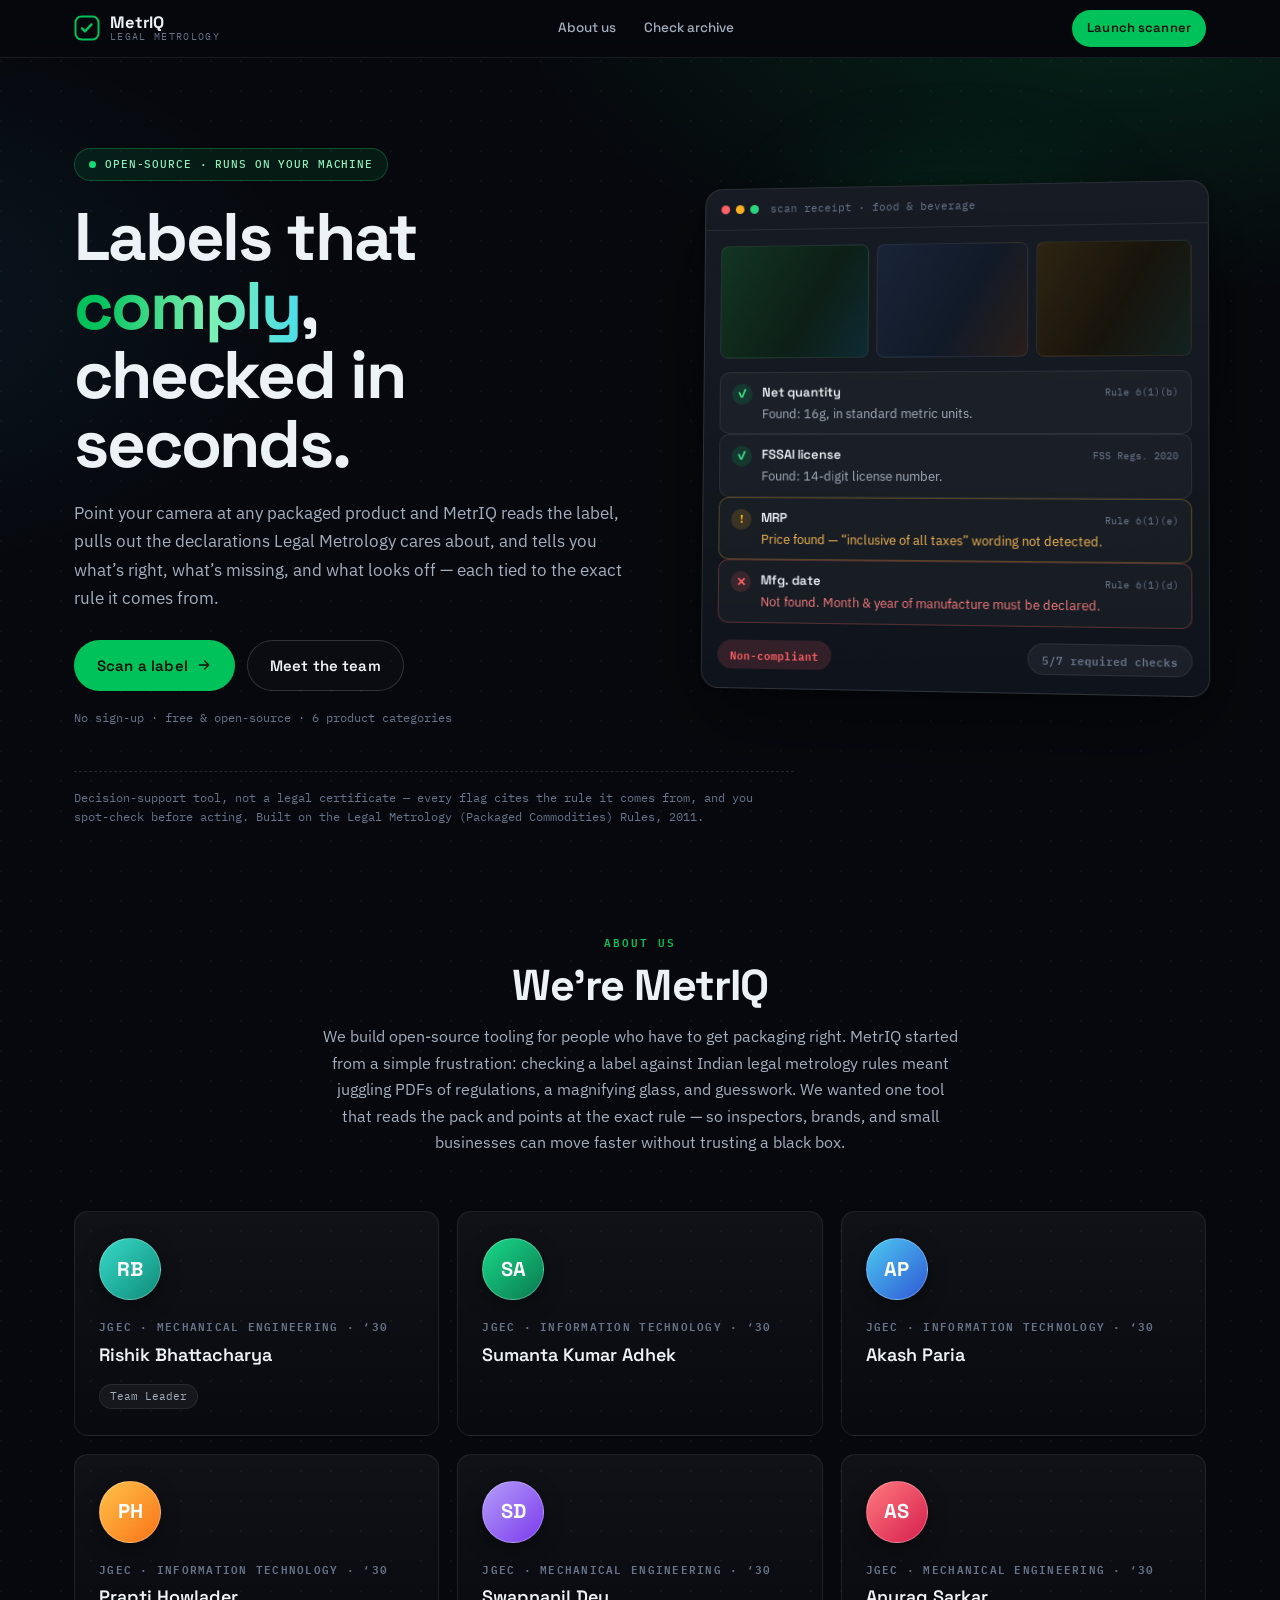
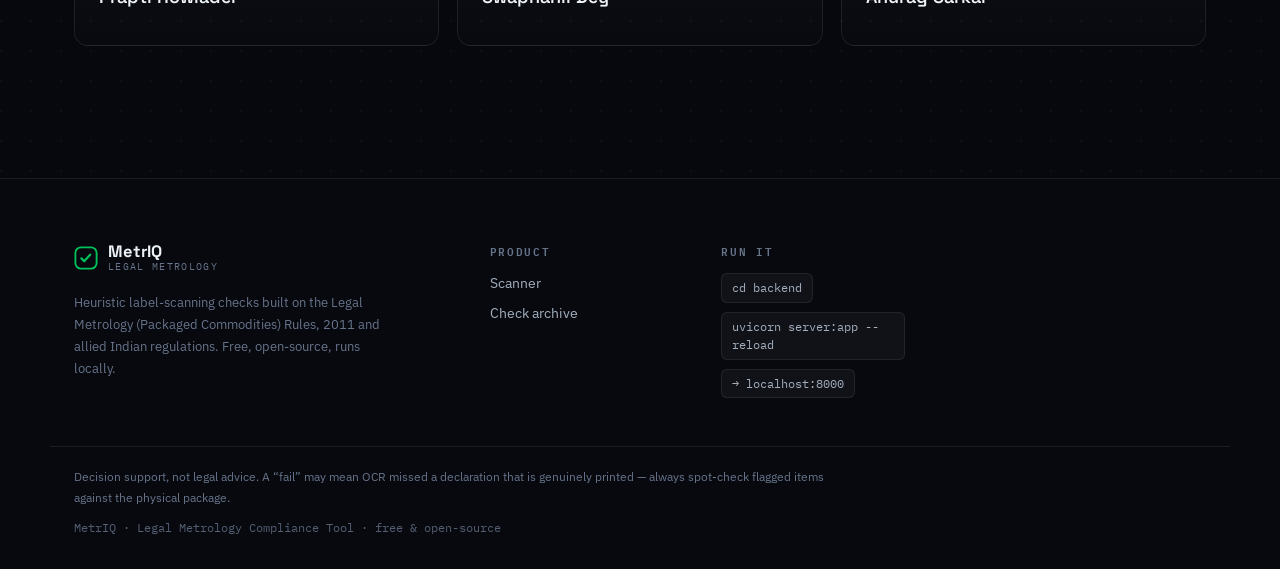
<file: label-compliance-app-claude/frontend/index.html>
<!DOCTYPE html>
<html lang="en">
<head>
<meta charset="UTF-8">
<meta name="viewport" content="width=device-width, initial-scale=1.0">
<title>MetrIQ — Legal Metrology Label Scanner</title>
<meta name="description" content="MetrIQ reads a product label and checks it against the declarations Indian legal metrology law requires — MRP, net quantity, manufacturer details, dates, and more.">
<link rel="preconnect" href="https://fonts.googleapis.com">
<link rel="preconnect" href="https://fonts.gstatic.com" crossorigin>
<link href="https://fonts.googleapis.com/css2?family=Space+Grotesk:wght@400;500;600;700&family=IBM+Plex+Mono:wght@400;500;600&family=IBM+Plex+Sans:wght@400;500;600&display=swap" rel="stylesheet">
<link rel="stylesheet" href="style.css">
</head>
<body>

<header class="nav">
  <div class="wrap nav__inner">
    <a class="brand" href="/">
      <svg class="brand__mark" width="26" height="26" viewBox="0 0 26 26" fill="none" xmlns="http://www.w3.org/2000/svg" aria-hidden="true">
        <rect x="1.5" y="1.5" width="23" height="23" rx="6" stroke="currentColor" stroke-width="2"/>
        <path d="M8 13.4l3 3 6.5-7" stroke="currentColor" stroke-width="2.4" stroke-linecap="round" stroke-linejoin="round"/>
      </svg>
      <span class="brand__text">
        <span class="brand__name">MetrIQ</span>
        <span class="brand__tag">Legal Metrology</span>
      </span>
    </a>
    <nav class="nav__links" aria-label="Main">
      <a class="nav__link" href="#about">About us</a>
      <a class="nav__link" href="/admin">Check archive</a>
    </nav>
    <a class="btn btn--primary btn--sm nav__cta" href="/scan">Launch scanner</a>
  </div>
</header>

<main>

  <!-- ============================= HERO ============================= -->
  <section class="hero">
    <div class="wrap hero__grid">
      <div class="hero__content">
        <p class="pill"><span class="pill__dot"></span>Open-source &middot; runs on your machine</p>
        <h1 class="hero__title">Labels that <span class="grad-text">comply</span>,<br>checked in seconds.</h1>
        <p class="hero__sub">
          Point your camera at any packaged product and MetrIQ reads the label,
          pulls out the declarations Legal Metrology cares about, and tells you
          what&rsquo;s right, what&rsquo;s missing, and what looks off — each tied to the
          exact rule it comes from.
        </p>
        <div class="hero__actions">
          <a class="btn btn--primary btn--lg" href="/scan">
            Scan a label
            <svg width="16" height="16" viewBox="0 0 24 24" fill="none" xmlns="http://www.w3.org/2000/svg" aria-hidden="true"><path d="M5 12h14M13 6l6 6-6 6" stroke="currentColor" stroke-width="2" stroke-linecap="round" stroke-linejoin="round"/></svg>
          </a>
          <a class="btn btn--ghost btn--lg" href="#about">Meet the team</a>
        </div>
        <p class="hero__trust">No sign-up &middot; free &amp; open-source &middot; 6 product categories</p>
      </div>

      <!-- Product mockup -->
      <div class="mock" aria-hidden="true">
        <div class="mock__glow"></div>
        <div class="mock__card">
          <div class="mock__bar">
            <span class="mock__dots"><i></i><i></i><i></i></span>
            <span class="mock__bar-title">scan receipt &middot; food &amp; beverage</span>
          </div>
          <div class="mock__body">
            <div class="mock__thumbs">
              <span class="mock__thumb mock__thumb--1"></span>
              <span class="mock__thumb mock__thumb--2"></span>
              <span class="mock__thumb mock__thumb--3"></span>
            </div>
            <div class="check-row check-row--pass">
              <span class="check-row__icon">✓</span>
              <div class="check-row__body">
                <div class="check-row__top"><span class="check-row__label">Net quantity</span><span class="check-row__citation">Rule 6(1)(b)</span></div>
                <div class="check-row__message">Found: 16g, in standard metric units.</div>
              </div>
            </div>
            <div class="check-row check-row--pass">
              <span class="check-row__icon">✓</span>
              <div class="check-row__body">
                <div class="check-row__top"><span class="check-row__label">FSSAI license</span><span class="check-row__citation">FSS Regs. 2020</span></div>
                <div class="check-row__message">Found: 14-digit license number.</div>
              </div>
            </div>
            <div class="check-row check-row--warn">
              <span class="check-row__icon">!</span>
              <div class="check-row__body">
                <div class="check-row__top"><span class="check-row__label">MRP</span><span class="check-row__citation">Rule 6(1)(e)</span></div>
                <div class="check-row__message">Price found — “inclusive of all taxes” wording not detected.</div>
              </div>
            </div>
            <div class="check-row check-row--fail">
              <span class="check-row__icon">✕</span>
              <div class="check-row__body">
                <div class="check-row__top"><span class="check-row__label">Mfg. date</span><span class="check-row__citation">Rule 6(1)(d)</span></div>
                <div class="check-row__message">Not found. Month &amp; year of manufacture must be declared.</div>
              </div>
            </div>
            <div class="mock__footer">
              <span class="mock__verdict mock__verdict--fail">Non-compliant</span>
              <span class="mock__verdict mock__verdict--meta">5/7 required checks</span>
            </div>
          </div>
        </div>
      </div>
    </div>

    <div class="wrap">
      <p class="hero__footnote">
        Decision-support tool, not a legal certificate — every flag cites the rule it comes from,
        and you spot-check before acting. Built on the Legal Metrology (Packaged Commodities) Rules, 2011.
      </p>
    </div>
  </section>

  <!-- ========================== ABOUT US ============================ -->
  <section class="section section--tight" id="about">
    <div class="wrap">
      <div class="section-head">
        <p class="section__eyebrow">About us</p>
        <h2 class="section__title">We&rsquo;re MetrIQ</h2>
        <p class="section__sub">We build open-source tooling for people who have to get packaging right. MetrIQ started from a simple frustration: checking a label against Indian legal metrology rules meant juggling PDFs of regulations, a magnifying glass, and guesswork. We wanted one tool that reads the pack and points at the exact rule — so inspectors, brands, and small businesses can move faster without trusting a black box.</p>
      </div>

      <div class="team-grid">
        <article class="member">
          <div class="member__avatar g-6">RB</div>
          <p class="member__role">JGEC &middot; Mechanical Engineering &middot; &lsquo;30</p>
          <h3 class="member__name">Rishik Bhattacharya</h3>
          <div class="member__tags"><span>Team Leader</span></div>
        </article>

        <article class="member">
          <div class="member__avatar g-1">SA</div>
          <p class="member__role">JGEC &middot; Information Technology &middot; &lsquo;30</p>
          <h3 class="member__name">Sumanta Kumar Adhek</h3>
        </article>

        <article class="member">
          <div class="member__avatar g-2">AP</div>
          <p class="member__role">JGEC &middot; Information Technology &middot; &lsquo;30</p>
          <h3 class="member__name">Akash Paria</h3>
        </article>

        <article class="member">
          <div class="member__avatar g-3">PH</div>
          <p class="member__role">JGEC &middot; Information Technology &middot; &lsquo;30</p>
          <h3 class="member__name">Prapti Howlader</h3>
        </article>

        <article class="member">
          <div class="member__avatar g-4">SD</div>
          <p class="member__role">JGEC &middot; Mechanical Engineering &middot; &lsquo;30</p>
          <h3 class="member__name">Swapnanil Dey</h3>
        </article>

        <article class="member">
          <div class="member__avatar g-5">AS</div>
          <p class="member__role">JGEC &middot; Mechanical Engineering &middot; &lsquo;30</p>
          <h3 class="member__name">Anurag Sarkar</h3>
        </article>
      </div>
    </div>
  </section>

</main>

<footer class="site-footer">
  <div class="wrap footer__grid">
    <div class="footer__brand">
      <a class="brand brand--footer" href="/">
        <svg class="brand__mark" width="24" height="24" viewBox="0 0 26 26" fill="none" xmlns="http://www.w3.org/2000/svg" aria-hidden="true">
          <rect x="1.5" y="1.5" width="23" height="23" rx="6" stroke="currentColor" stroke-width="2"/>
          <path d="M8 13.4l3 3 6.5-7" stroke="currentColor" stroke-width="2.4" stroke-linecap="round" stroke-linejoin="round"/>
        </svg>
        <span class="brand__text">
          <span class="brand__name">MetrIQ</span>
          <span class="brand__tag">Legal Metrology</span>
        </span>
      </a>
      <p class="footer__blurb">Heuristic label-scanning checks built on the Legal Metrology (Packaged Commodities) Rules, 2011 and allied Indian regulations. Free, open-source, runs locally.</p>
    </div>
    <div class="footer__col">
      <h4 class="footer__col-title">Product</h4>
      <a href="/scan">Scanner</a>
      <a href="/admin">Check archive</a>
    </div>
    <div class="footer__col">
      <h4 class="footer__col-title">Run it</h4>
      <span class="footer__mono">cd backend</span>
      <span class="footer__mono">uvicorn server:app --reload</span>
      <span class="footer__mono">→ localhost:8000</span>
    </div>
  </div>
  <div class="wrap footer__legal">
    <p>Decision support, not legal advice. A “fail” may mean OCR missed a declaration that is genuinely printed — always spot-check flagged items against the physical package.</p>
    <p class="footer__legal-copy">MetrIQ &middot; Legal Metrology Compliance Tool &middot; free &amp; open-source</p>
  </div>
</footer>

</body>
</html>
</file>
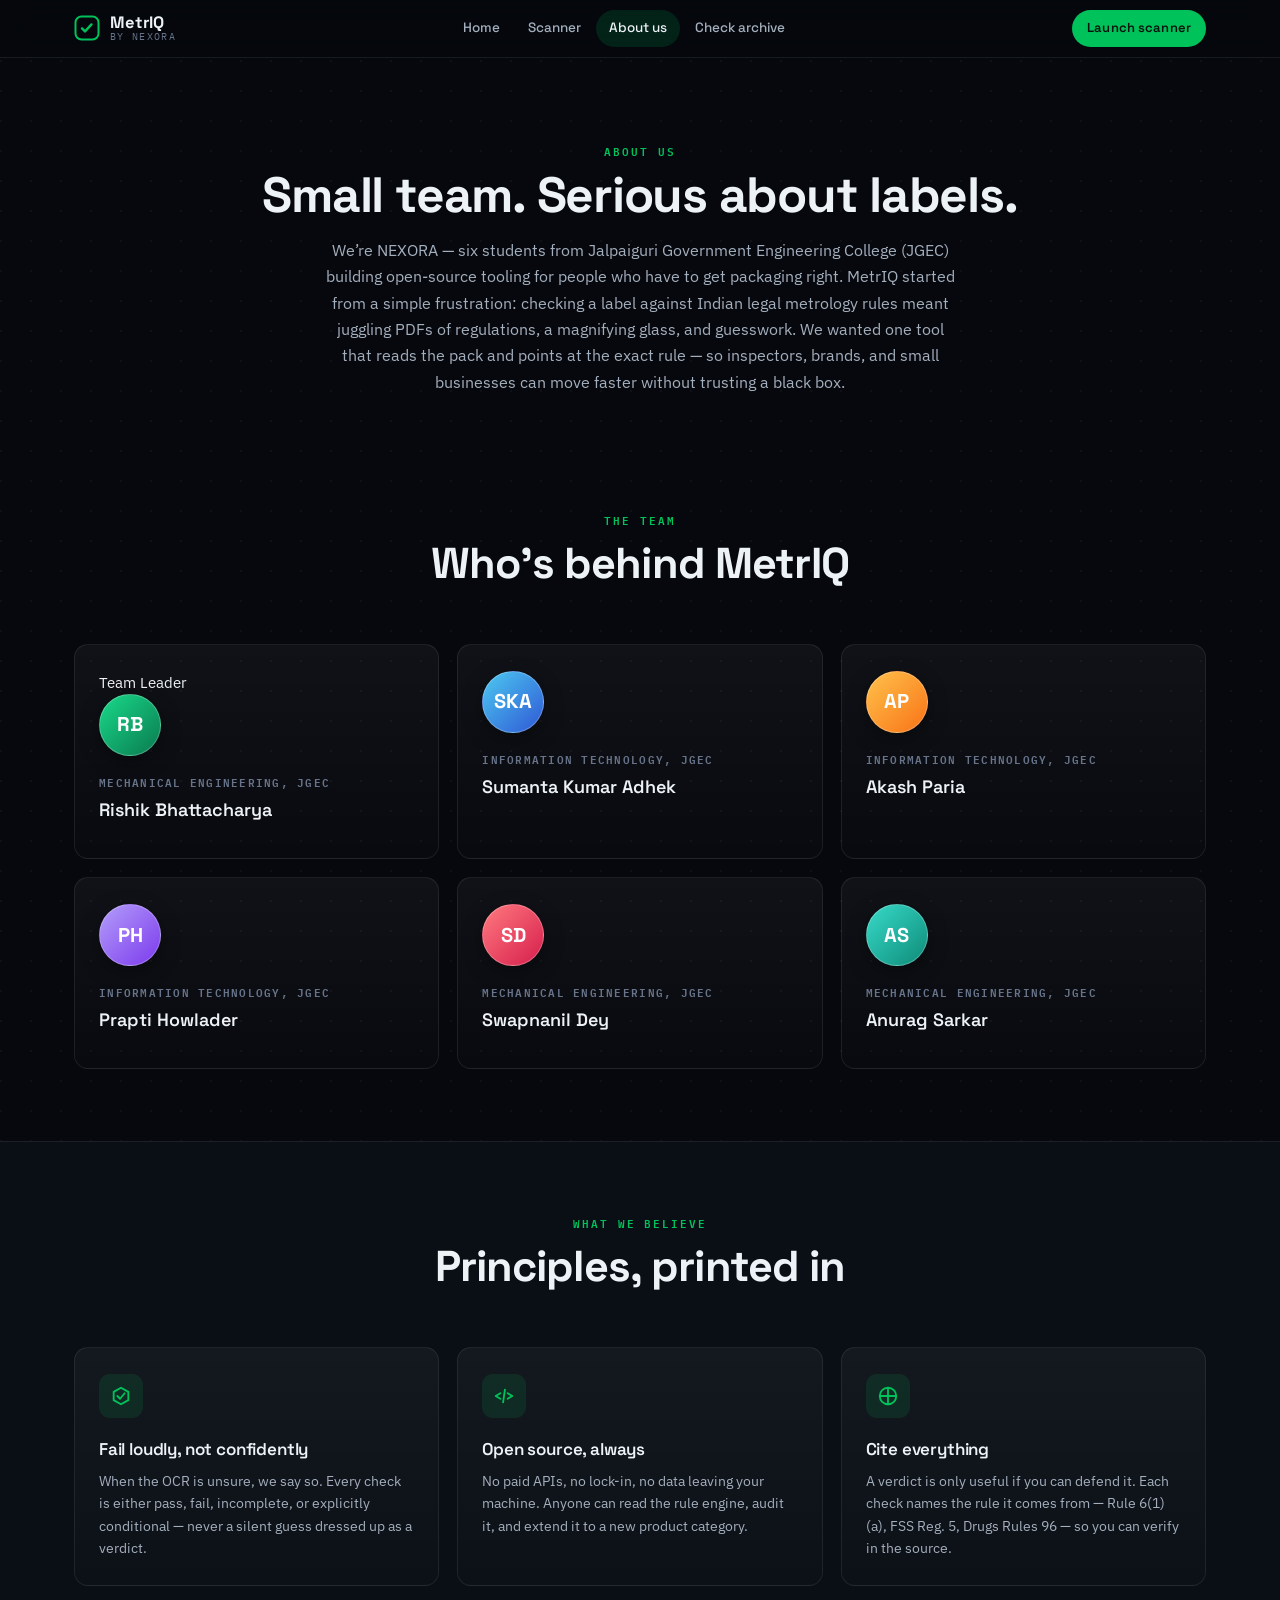
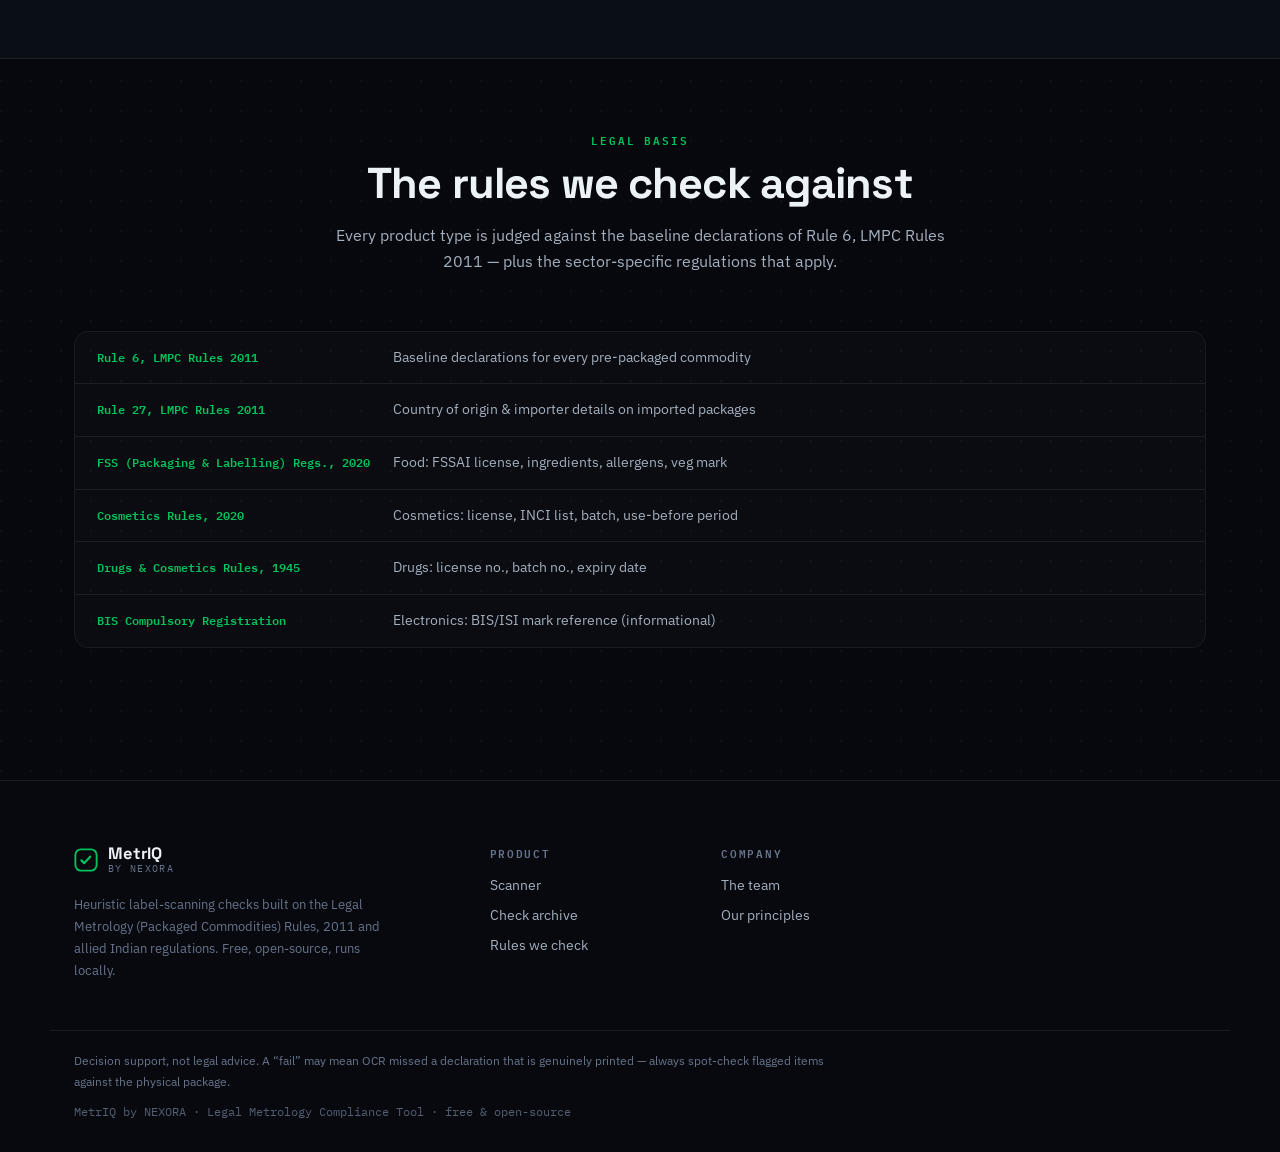
<file: label-compliance-app-claude/frontend/about.html>
<!DOCTYPE html>
<html lang="en">
<head>
<meta charset="UTF-8">
<meta name="viewport" content="width=device-width, initial-scale=1.0">
<title>About us — MetrIQ</title>
<meta name="description" content="The team behind MetrIQ — NEXORA, a crew of six students from Jalpaiguri Government Engineering College building open-source compliance tooling for packaged goods.">
<link rel="preconnect" href="https://fonts.googleapis.com">
<link rel="preconnect" href="https://fonts.gstatic.com" crossorigin>
<link href="https://fonts.googleapis.com/css2?family=Space+Grotesk:wght@400;500;600;700&family=IBM+Plex+Mono:wght@400;500;600&family=IBM+Plex+Sans:wght@400;500;600&display=swap" rel="stylesheet">
<link rel="stylesheet" href="style.css">
</head>
<body>

<header class="nav">
  <div class="wrap nav__inner">
    <a class="brand" href="/">
      <svg class="brand__mark" width="26" height="26" viewBox="0 0 26 26" fill="none" xmlns="http://www.w3.org/2000/svg" aria-hidden="true">
        <rect x="1.5" y="1.5" width="23" height="23" rx="6" stroke="currentColor" stroke-width="2"/>
        <path d="M8 13.4l3 3 6.5-7" stroke="currentColor" stroke-width="2.4" stroke-linecap="round" stroke-linejoin="round"/>
      </svg>
      <span class="brand__text">
        <span class="brand__name">MetrIQ</span>
        <span class="brand__tag">by NEXORA</span>
      </span>
    </a>
    <nav class="nav__links" aria-label="Main">
      <a class="nav__link" href="/">Home</a>
      <a class="nav__link" href="/scan">Scanner</a>
      <a class="nav__link is-current" href="/about">About us</a>
      <a class="nav__link" href="/admin">Check archive</a>
    </nav>
    <a class="btn btn--primary btn--sm nav__cta" href="/scan">Launch scanner</a>
  </div>
</header>

<main>
  <header class="page-header page-header--wide">
    <p class="section__eyebrow">About us</p>
    <h1 class="page-header__title">Small team. Serious about labels.</h1>
    <p class="page-header__sub">We&rsquo;re NEXORA — six students from Jalpaiguri Government Engineering College (JGEC) building open-source tooling for people who have to get packaging right. MetrIQ started from a simple frustration: checking a label against Indian legal metrology rules meant juggling PDFs of regulations, a magnifying glass, and guesswork. We wanted one tool that reads the pack and points at the exact rule — so inspectors, brands, and small businesses can move faster without trusting a black box.</p>
  </header>

  <section class="section section--tight" id="team">
    <div class="wrap">
      <div class="section-head">
        <p class="section__eyebrow">The team</p>
        <h2 class="section__title">Who&rsquo;s behind MetrIQ</h2>
      </div>

      <div class="team-grid">
        <article class="member">
          <span class="member__badge">Team Leader</span>
          <div class="member__avatar g-1">RB</div>
          <p class="member__role">Mechanical Engineering, JGEC</p>
          <h3 class="member__name">Rishik Bhattacharya</h3>
        </article>

        <article class="member">
          <div class="member__avatar g-2">SKA</div>
          <p class="member__role">Information Technology, JGEC</p>
          <h3 class="member__name">Sumanta Kumar Adhek</h3>
        </article>

        <article class="member">
          <div class="member__avatar g-3">AP</div>
          <p class="member__role">Information Technology, JGEC</p>
          <h3 class="member__name">Akash Paria</h3>
        </article>

        <article class="member">
          <div class="member__avatar g-4">PH</div>
          <p class="member__role">Information Technology, JGEC</p>
          <h3 class="member__name">Prapti Howlader</h3>
        </article>

        <article class="member">
          <div class="member__avatar g-5">SD</div>
          <p class="member__role">Mechanical Engineering, JGEC</p>
          <h3 class="member__name">Swapnanil Dey</h3>
        </article>

        <article class="member">
          <div class="member__avatar g-6">AS</div>
          <p class="member__role">Mechanical Engineering, JGEC</p>
          <h3 class="member__name">Anurag Sarkar</h3>
        </article>
      </div>
    </div>
  </section>

  <section class="section section--alt section--tight" id="values">
    <div class="wrap">
      <div class="section-head">
        <p class="section__eyebrow">What we believe</p>
        <h2 class="section__title">Principles, printed in</h2>
      </div>
      <div class="features">
        <article class="feature">
          <div class="feature__icon">
            <svg width="22" height="22" viewBox="0 0 24 24" fill="none" xmlns="http://www.w3.org/2000/svg"><path d="M12 3l8 4.5v9L12 21l-8-4.5v-9L12 3z" stroke="currentColor" stroke-width="2" stroke-linejoin="round"/><path d="M8 12l3 3 5-6" stroke="currentColor" stroke-width="2" stroke-linecap="round" stroke-linejoin="round"/></svg>
          </div>
          <h3 class="feature__title">Fail loudly, not confidently</h3>
          <p class="feature__text">When the OCR is unsure, we say so. Every check is either pass, fail, incomplete, or explicitly conditional — never a silent guess dressed up as a verdict.</p>
        </article>
        <article class="feature">
          <div class="feature__icon">
            <svg width="22" height="22" viewBox="0 0 24 24" fill="none" xmlns="http://www.w3.org/2000/svg"><path d="M8 9l-5 3 5 3M16 9l5 3-5 3M13 5l-2 14" stroke="currentColor" stroke-width="2" stroke-linecap="round" stroke-linejoin="round"/></svg>
          </div>
          <h3 class="feature__title">Open source, always</h3>
          <p class="feature__text">No paid APIs, no lock-in, no data leaving your machine. Anyone can read the rule engine, audit it, and extend it to a new product category.</p>
        </article>
        <article class="feature">
          <div class="feature__icon">
            <svg width="22" height="22" viewBox="0 0 24 24" fill="none" xmlns="http://www.w3.org/2000/svg"><path d="M12 3v18M3 12h18" stroke="currentColor" stroke-width="2" stroke-linecap="round"/><circle cx="12" cy="12" r="9" stroke="currentColor" stroke-width="2"/></svg>
          </div>
          <h3 class="feature__title">Cite everything</h3>
          <p class="feature__text">A verdict is only useful if you can defend it. Each check names the rule it comes from — Rule 6(1)(a), FSS Reg. 5, Drugs Rules 96 — so you can verify in the source.</p>
        </article>
      </div>
    </div>
  </section>

  <section class="section section--tight" id="rules">
    <div class="wrap">
      <div class="section-head">
        <p class="section__eyebrow">Legal basis</p>
        <h2 class="section__title">The rules we check against</h2>
        <p class="section__sub">Every product type is judged against the baseline declarations of Rule 6, LMPC Rules 2011 — plus the sector-specific regulations that apply.</p>
      </div>
      <div class="laws">
        <div class="law"><span class="law__cite">Rule 6, LMPC Rules 2011</span><span class="law__name">Baseline declarations for every pre-packaged commodity</span></div>
        <div class="law"><span class="law__cite">Rule 27, LMPC Rules 2011</span><span class="law__name">Country of origin &amp; importer details on imported packages</span></div>
        <div class="law"><span class="law__cite">FSS (Packaging &amp; Labelling) Regs., 2020</span><span class="law__name">Food: FSSAI license, ingredients, allergens, veg mark</span></div>
        <div class="law"><span class="law__cite">Cosmetics Rules, 2020</span><span class="law__name">Cosmetics: license, INCI list, batch, use-before period</span></div>
        <div class="law"><span class="law__cite">Drugs &amp; Cosmetics Rules, 1945</span><span class="law__name">Drugs: license no., batch no., expiry date</span></div>
        <div class="law"><span class="law__cite">BIS Compulsory Registration</span><span class="law__name">Electronics: BIS/ISI mark reference (informational)</span></div>
      </div>
    </div>
  </section>
</main>

<footer class="site-footer">
  <div class="wrap footer__grid">
    <div class="footer__brand">
      <a class="brand brand--footer" href="/">
        <svg class="brand__mark" width="24" height="24" viewBox="0 0 26 26" fill="none" xmlns="http://www.w3.org/2000/svg" aria-hidden="true">
          <rect x="1.5" y="1.5" width="23" height="23" rx="6" stroke="currentColor" stroke-width="2"/>
          <path d="M8 13.4l3 3 6.5-7" stroke="currentColor" stroke-width="2.4" stroke-linecap="round" stroke-linejoin="round"/>
        </svg>
        <span class="brand__text">
          <span class="brand__name">MetrIQ</span>
          <span class="brand__tag">by NEXORA</span>
        </span>
      </a>
      <p class="footer__blurb">Heuristic label-scanning checks built on the Legal Metrology (Packaged Commodities) Rules, 2011 and allied Indian regulations. Free, open-source, runs locally.</p>
    </div>
    <div class="footer__col">
      <h4 class="footer__col-title">Product</h4>
      <a href="/scan">Scanner</a>
      <a href="/admin">Check archive</a>
      <a href="/about#rules">Rules we check</a>
    </div>
    <div class="footer__col">
      <h4 class="footer__col-title">Company</h4>
      <a href="/about#team">The team</a>
      <a href="/about#values">Our principles</a>
    </div>
  </div>
  <div class="wrap footer__legal">
    <p>Decision support, not legal advice. A “fail” may mean OCR missed a declaration that is genuinely printed — always spot-check flagged items against the physical package.</p>
    <p class="footer__legal-copy">MetrIQ by NEXORA &middot; Legal Metrology Compliance Tool &middot; free &amp; open-source</p>
  </div>
</footer>

</body>
</html>
</file>
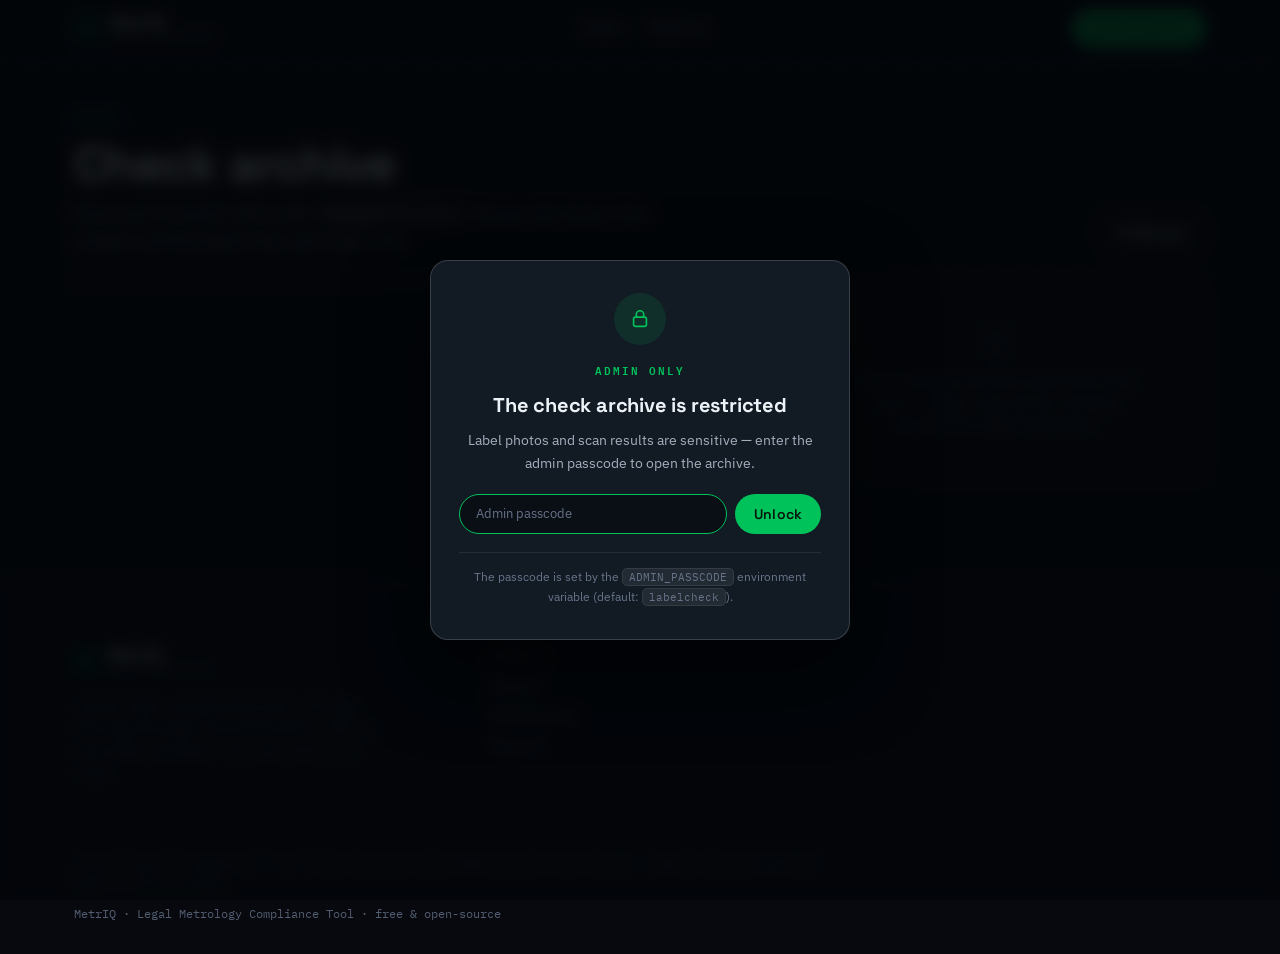
<file: label-compliance-app-claude/frontend/admin.html>
<!DOCTYPE html>
<html lang="en">
<head>
<meta charset="UTF-8">
<meta name="viewport" content="width=device-width, initial-scale=1.0">
<title>Check archive — MetrIQ Admin</title>
<meta name="robots" content="noindex">
<link rel="preconnect" href="https://fonts.googleapis.com">
<link rel="preconnect" href="https://fonts.gstatic.com" crossorigin>
<link href="https://fonts.googleapis.com/css2?family=Space+Grotesk:wght@400;500;600;700&family=IBM+Plex+Mono:wght@400;500;600&family=IBM+Plex+Sans:wght@400;500;600&display=swap" rel="stylesheet">
<link rel="stylesheet" href="style.css">
</head>
<body>

<header class="nav">
  <div class="wrap nav__inner">
    <a class="brand" href="/">
      <svg class="brand__mark" width="26" height="26" viewBox="0 0 26 26" fill="none" xmlns="http://www.w3.org/2000/svg" aria-hidden="true">
        <rect x="1.5" y="1.5" width="23" height="23" rx="6" stroke="currentColor" stroke-width="2"/>
        <path d="M8 13.4l3 3 6.5-7" stroke="currentColor" stroke-width="2.4" stroke-linecap="round" stroke-linejoin="round"/>
      </svg>
      <span class="brand__text">
        <span class="brand__name">MetrIQ</span>
        <span class="brand__tag">Legal Metrology</span>
      </span>
    </a>
    <nav class="nav__links" aria-label="Main">
      <a class="nav__link" href="/">Home</a>
      <a class="nav__link" href="/#about">About us</a>
    </nav>
    <a class="btn btn--primary btn--sm nav__cta" href="/scan">Launch scanner</a>
  </div>
</header>

<main>
  <div class="wrap admin-page">
    <header class="admin-head">
      <div>
        <p class="section__eyebrow">Admin</p>
        <h1 class="page-header__title">Check archive</h1>
        <p class="page-header__sub">Every scan is saved to disk under <span class="inline-mono">backend/sessions/</span>. Review old checks, their verdicts, and the photos they were made from.</p>
      </div>
      <div class="admin-head__actions">
        <button class="btn btn--ghost" id="refreshBtn" type="button">⟳ Refresh</button>
        <button class="btn btn--ghost" id="logoutBtn" type="button" hidden>Lock archive</button>
      </div>
    </header>

    <!-- Summary stats -->
    <div class="stats-row" id="statsRow" hidden>
      <div class="stat-card" data-filter="all">
        <span class="stat-card__value" id="statTotal">0</span>
        <span class="stat-card__label">Total scans</span>
      </div>
      <div class="stat-card stat-card--ok" data-filter="compliant">
        <span class="stat-card__value" id="statCompliant">0</span>
        <span class="stat-card__label">Compliant</span>
      </div>
      <div class="stat-card stat-card--warn" data-filter="needs_review">
        <span class="stat-card__value" id="statReview">0</span>
        <span class="stat-card__label">Needs review</span>
      </div>
      <div class="stat-card stat-card--bad" data-filter="non_compliant">
        <span class="stat-card__value" id="statNonCompliant">0</span>
        <span class="stat-card__label">Non-compliant</span>
      </div>
    </div>

    <!-- Filters -->
    <div class="admin-toolbar" id="toolbar" hidden>
      <div class="seg" role="group" aria-label="Filter by verdict">
        <button class="seg__btn is-active" data-status="all">All</button>
        <button class="seg__btn" data-status="compliant">Compliant</button>
        <button class="seg__btn" data-status="needs_review">Needs review</button>
        <button class="seg__btn" data-status="non_compliant">Non-compliant</button>
      </div>
      <input class="search" id="searchInput" type="search" placeholder="Filter by id or product…" aria-label="Filter sessions">
    </div>

    <!-- Master list + detail -->
    <div class="admin-grid">
      <section class="sessions-card" aria-label="Past checks">
        <div class="s-head" hidden>
          <span>Checked at</span>
          <span>Session</span>
          <span>Product</span>
          <span>Imgs</span>
          <span>Required</span>
          <span>Verdict</span>
        </div>
        <div class="s-list" id="sessionList">
          <div class="empty" id="listEmpty" hidden>
            <p class="empty__title">No checks here yet.</p>
            <p class="empty__text">Run a scan first — every result is archived automatically and will show up in this list.</p>
            <a class="btn btn--primary" href="/scan">Go to the scanner</a>
          </div>
          <div class="empty" id="listEmptyFilter" hidden>
            <p class="empty__title">Nothing matches that filter.</p>
            <p class="empty__text">Try a different verdict or clear the search box.</p>
          </div>
        </div>
      </section>

      <aside class="detail-panel" id="detailPanel" aria-live="polite">
        <div class="detail-panel__placeholder" id="detailPlaceholder">
          <svg width="34" height="34" viewBox="0 0 24 24" fill="none" xmlns="http://www.w3.org/2000/svg"><path d="M4 4h16v13H4z" stroke="currentColor" stroke-width="1.6" stroke-linejoin="round"/><path d="M8 21h8M12 17v4" stroke="currentColor" stroke-width="1.6" stroke-linecap="round"/></svg>
          <p>Select a session on the left to open its full check report — verdict, every rule row, extracted fields, and the original label photos.</p>
        </div>
      </aside>
    </div>
  </div>
</main>

<!-- Passcode gate -->
<div class="gate" id="gate" hidden>
  <div class="gate__card">
    <div class="gate__lock" aria-hidden="true">
      <svg width="22" height="22" viewBox="0 0 24 24" fill="none" xmlns="http://www.w3.org/2000/svg"><rect x="5" y="10" width="14" height="10" rx="2" stroke="currentColor" stroke-width="1.8"/><path d="M8 10V7a4 4 0 0 1 8 0v3" stroke="currentColor" stroke-width="1.8"/></svg>
    </div>
    <p class="section__eyebrow">Admin only</p>
    <h2 class="gate__title">The check archive is restricted</h2>
    <p class="gate__text">Label photos and scan results are sensitive — enter the admin passcode to open the archive.</p>
    <form class="gate__form" id="gateForm">
      <input class="search search--gate" id="passcodeInput" type="password" placeholder="Admin passcode" autocomplete="current-password" aria-label="Admin passcode">
      <button class="btn btn--primary" type="submit">Unlock</button>
    </form>
    <p class="gate__error" id="gateError" hidden>That passcode wasn&rsquo;t right. Try again.</p>
    <p class="gate__hint">The passcode is set by the <span class="inline-mono">ADMIN_PASSCODE</span> environment variable (default: <span class="inline-mono">labelcheck</span>).</p>
  </div>
</div>

<footer class="site-footer">
  <div class="wrap footer__grid">
    <div class="footer__brand">
      <a class="brand brand--footer" href="/">
        <svg class="brand__mark" width="24" height="24" viewBox="0 0 26 26" fill="none" xmlns="http://www.w3.org/2000/svg" aria-hidden="true">
          <rect x="1.5" y="1.5" width="23" height="23" rx="6" stroke="currentColor" stroke-width="2"/>
          <path d="M8 13.4l3 3 6.5-7" stroke="currentColor" stroke-width="2.4" stroke-linecap="round" stroke-linejoin="round"/>
        </svg>
        <span class="brand__text">
          <span class="brand__name">MetrIQ</span>
          <span class="brand__tag">Legal Metrology</span>
        </span>
      </a>
      <p class="footer__blurb">Heuristic label-scanning checks built on the Legal Metrology (Packaged Commodities) Rules, 2011 and allied Indian regulations. Free, open-source, runs locally.</p>
    </div>
    <div class="footer__col">
      <h4 class="footer__col-title">Product</h4>
      <a href="/scan">Scanner</a>
      <a href="/admin">Check archive</a>
      <a href="/#about">About us</a>
    </div>
  </div>
  <div class="wrap footer__legal">
    <p>Decision support, not legal advice. A “fail” may mean OCR missed a declaration that is genuinely printed — always spot-check flagged items against the physical package.</p>
    <p class="footer__legal-copy">MetrIQ &middot; Legal Metrology Compliance Tool &middot; free &amp; open-source</p>
  </div>
</footer>

<script src="admin.js"></script>
</body>
</html>
</file>
<file: label-compliance-app-claude/frontend/style.css>
/* ================================================================== */
/* MetrIQ — site-wide stylesheet (Home/About + Scanner + Admin)  */
/* Dark, emerald-accent B2B SaaS look. No build step, plain CSS.      */
/* ================================================================== */

/* ------------------------------------------------------------------ */
/* Tokens                                                             */
/* ------------------------------------------------------------------ */
:root {
  --bg: #06080D;
  --bg-2: #0A0E15;
  --surface: #0E141D;
  --surface-2: #121A24;
  --line: rgba(255, 255, 255, 0.08);
  --line-strong: rgba(255, 255, 255, 0.16);

  --text: #EDF2F7;
  --text-2: #A4AFBD;
  --text-3: #67748A;

  --green: #00C25B;
  --green-bright: #16D978;
  --on-green: #04130B;

  --pass: #3BE08A;
  --fail: #FF6166;
  --warn: #FFB020;
  --info: #4CC9F0;

  --font-display: "Space Grotesk", sans-serif;
  --font-mono: "IBM Plex Mono", monospace;
  --font-body: "IBM Plex Sans", sans-serif;

  --r: 14px;
  --r-sm: 10px;
}

* { box-sizing: border-box; }

/* The hidden attribute must always win over any display:flex/grid rule */
[hidden] { display: none !important; }

html { scroll-behavior: smooth; }

body {
  margin: 0;
  background-color: var(--bg);
  background-image: radial-gradient(circle at 1px 1px, rgba(255, 255, 255, 0.035) 1px, transparent 0);
  background-size: 30px 30px;
  color: var(--text);
  font-family: var(--font-body);
  font-size: 15px;
  line-height: 1.55;
  -webkit-font-smoothing: antialiased;
}

h1, h2, h3 { font-family: var(--font-display); }

a { color: inherit; }
button { font-family: inherit; }

::selection { background: rgba(0, 194, 91, 0.35); color: #fff; }

:focus-visible {
  outline: 2px solid var(--green);
  outline-offset: 2px;
  border-radius: 4px;
}

img { max-width: 100%; }

.wrap {
  max-width: 1180px;
  margin: 0 auto;
  padding-left: 24px;
  padding-right: 24px;
}

.inline-mono {
  font-family: var(--font-mono);
  font-size: 0.92em;
  background: rgba(255, 255, 255, 0.07);
  border: 1px solid var(--line);
  border-radius: 5px;
  padding: 1px 6px;
}

/* ------------------------------------------------------------------ */
/* Buttons                                                            */
/* ------------------------------------------------------------------ */
.btn {
  display: inline-flex;
  align-items: center;
  justify-content: center;
  gap: 8px;
  font-family: var(--font-display);
  font-weight: 600;
  font-size: 14px;
  letter-spacing: 0.01em;
  border-radius: 999px;
  border: 1px solid transparent;
  padding: 10px 18px;
  cursor: pointer;
  text-decoration: none;
  background: transparent;
  color: var(--text);
  transition: background 0.15s ease, border-color 0.15s ease, color 0.15s ease,
              transform 0.1s ease, box-shadow 0.15s ease;
}

.btn:active { transform: scale(0.98); }
.btn:disabled { opacity: 0.45; cursor: not-allowed; pointer-events: none; }

.btn--primary {
  background: var(--green);
  color: var(--on-green);
}
.btn--primary:hover {
  background: var(--green-bright);
  box-shadow: 0 4px 24px rgba(0, 194, 91, 0.35);
  transform: translateY(-1px);
}

.btn--ghost {
  border-color: var(--line-strong);
  color: var(--text);
  background: rgba(255, 255, 255, 0.02);
}
.btn--ghost:hover {
  border-color: rgba(255, 255, 255, 0.32);
  background: rgba(255, 255, 255, 0.07);
}

.btn--sm { padding: 7px 14px; font-size: 13px; }
.btn--lg { padding: 13px 22px; font-size: 15px; }
.btn--xs { padding: 6px 12px; font-size: 12.5px; }

/* ------------------------------------------------------------------ */
/* Nav                                                                */
/* ------------------------------------------------------------------ */
.nav {
  position: sticky;
  top: 0;
  z-index: 60;
  background: rgba(6, 8, 13, 0.82);
  backdrop-filter: blur(14px);
  -webkit-backdrop-filter: blur(14px);
  border-bottom: 1px solid var(--line);
}

.nav__inner {
  display: flex;
  align-items: center;
  justify-content: space-between;
  gap: 16px;
  padding-top: 10px;
  padding-bottom: 10px;
  flex-wrap: wrap;
}

.brand {
  display: inline-flex;
  align-items: center;
  gap: 10px;
  text-decoration: none;
  color: var(--text);
}

.brand__mark { color: var(--green); flex: 0 0 auto; }

.brand__text { display: flex; flex-direction: column; line-height: 1.15; }

.brand__name {
  font-family: var(--font-display);
  font-weight: 700;
  font-size: 16.5px;
  letter-spacing: -0.01em;
}

.brand__tag {
  font-family: var(--font-mono);
  font-size: 9.5px;
  letter-spacing: 0.14em;
  text-transform: uppercase;
  color: var(--text-3);
}

.brand--footer { color: var(--text); }

.nav__links {
  display: flex;
  align-items: center;
  gap: 2px;
}

.nav__link {
  padding: 8px 13px;
  border-radius: 999px;
  font-family: var(--font-display);
  font-weight: 500;
  font-size: 13.5px;
  color: var(--text-2);
  text-decoration: none;
  white-space: nowrap;
  transition: background 0.15s ease, color 0.15s ease;
}

.nav__link:hover { color: var(--text); background: rgba(255, 255, 255, 0.06); }
.nav__link.is-current { color: var(--text); background: rgba(0, 194, 91, 0.14); }

/* ------------------------------------------------------------------ */
/* Shared page header (inner pages)                                    */
/* ------------------------------------------------------------------ */
.page-header {
  text-align: center;
  padding: clamp(48px, 7vw, 84px) 24px clamp(28px, 4vw, 44px);
  max-width: 780px;
  margin: 0 auto;
}

.page-header__title {
  font-size: clamp(2.1rem, 5vw, 3.1rem);
  font-weight: 700;
  letter-spacing: -0.025em;
  line-height: 1.05;
  margin: 10px 0 0;
}

.page-header__sub {
  color: var(--text-2);
  font-size: 15.5px;
  line-height: 1.7;
  max-width: 640px;
  margin: 16px auto 0;
}

.page-header--wide { max-width: 860px; }

.section__eyebrow {
  font-family: var(--font-mono);
  font-size: 11px;
  font-weight: 600;
  letter-spacing: 0.18em;
  text-transform: uppercase;
  color: var(--green);
  margin: 0 0 12px;
}

.page-header .section__eyebrow { margin-bottom: 0; }

/* ------------------------------------------------------------------ */
/* Sections                                                           */
/* ------------------------------------------------------------------ */
.section {
  padding: clamp(56px, 8vw, 104px) 0;
}

.section--tight { padding: clamp(44px, 6vw, 72px) 0; }

.section--alt {
  background: var(--bg-2);
  border-top: 1px solid var(--line);
  border-bottom: 1px solid var(--line);
}

.section-head {
  text-align: center;
  margin-bottom: clamp(36px, 5vw, 56px);
}

.section-head--left { text-align: left; }

.section__title {
  font-size: clamp(1.8rem, 3.8vw, 2.7rem);
  font-weight: 700;
  letter-spacing: -0.02em;
  line-height: 1.1;
  margin: 0;
}

.section-head--left .section__title { max-width: 560px; }

.section__sub {
  color: var(--text-2);
  font-size: 16px;
  line-height: 1.65;
  max-width: 640px;
  margin: 14px auto 0;
}

.section-head--left .section__sub { margin-left: 0; }

.grad-text {
  background: linear-gradient(92deg, var(--green) 10%, #7DF0B4 60%, #3ED9F7 110%);
  -webkit-background-clip: text;
  background-clip: text;
  color: transparent;
}

/* ------------------------------------------------------------------ */
/* Hero                                                               */
/* ------------------------------------------------------------------ */
.hero {
  position: relative;
  overflow: hidden;
  padding: clamp(56px, 7vw, 92px) 0 34px;
  background-image:
    radial-gradient(1000px 520px at 88% -10%, rgba(0, 194, 91, 0.16), transparent 62%),
    radial-gradient(760px 460px at -12% 30%, rgba(56, 189, 248, 0.09), transparent 60%);
}

.hero__grid {
  display: grid;
  grid-template-columns: 1.04fr 0.96fr;
  gap: clamp(40px, 6vw, 72px);
  align-items: center;
}

.hero__content { position: relative; z-index: 1; }

.pill {
  display: inline-flex;
  align-items: center;
  gap: 9px;
  font-family: var(--font-mono);
  font-size: 11px;
  font-weight: 500;
  letter-spacing: 0.08em;
  text-transform: uppercase;
  color: #8DF0BB;
  background: rgba(0, 194, 91, 0.1);
  border: 1px solid rgba(0, 194, 91, 0.32);
  border-radius: 999px;
  padding: 7px 14px;
  margin: 0;
  width: fit-content;
}

.pill__dot {
  width: 7px;
  height: 7px;
  border-radius: 50%;
  background: var(--green-bright);
  box-shadow: 0 0 0 0 rgba(0, 194, 91, 0.6);
  animation: pulse 2.4s ease-out infinite;
}

@keyframes pulse {
  0% { box-shadow: 0 0 0 0 rgba(0, 194, 91, 0.55); }
  70% { box-shadow: 0 0 0 9px rgba(0, 194, 91, 0); }
  100% { box-shadow: 0 0 0 0 rgba(0, 194, 91, 0); }
}

.hero__title {
  font-size: clamp(2.5rem, 5.6vw, 4.2rem);
  font-weight: 700;
  letter-spacing: -0.032em;
  line-height: 1.03;
  margin: 22px 0 0;
}

.hero__sub {
  color: var(--text-2);
  font-size: 16.5px;
  line-height: 1.7;
  max-width: 560px;
  margin: 20px 0 0;
}

.hero__actions {
  display: flex;
  flex-wrap: wrap;
  gap: 12px;
  margin-top: 28px;
}

.hero__trust {
  font-family: var(--font-mono);
  font-size: 11.5px;
  color: var(--text-3);
  margin: 18px 0 0;
}

.hero__footnote {
  font-family: var(--font-mono);
  font-size: 11.5px;
  line-height: 1.7;
  color: var(--text-3);
  border-top: 1px dashed rgba(255, 255, 255, 0.12);
  padding-top: 16px;
  margin: 44px 0 0;
  max-width: 720px;
}

/* Product mockup */
.mock { position: relative; }

.mock__glow {
  position: absolute;
  inset: -8% -6% 2% -6%;
  background: radial-gradient(60% 60% at 50% 35%, rgba(0, 194, 91, 0.22), transparent 70%);
  filter: blur(38px);
  pointer-events: none;
}

.mock__card {
  position: relative;
  border: 1px solid rgba(255, 255, 255, 0.11);
  border-radius: 18px;
  background: linear-gradient(180deg, rgba(255, 255, 255, 0.05), rgba(255, 255, 255, 0.015)), #0B1018;
  box-shadow: 0 30px 80px rgba(0, 0, 0, 0.5), 0 2px 10px rgba(0, 0, 0, 0.35);
  overflow: hidden;
  transform: perspective(1400px) rotateY(-6deg) rotateX(2deg);
  transition: transform 0.4s ease;
}

.mock__card:hover { transform: perspective(1400px) rotateY(-2deg) rotateX(0.5deg); }

.mock__bar {
  display: flex;
  align-items: center;
  gap: 12px;
  padding: 12px 16px;
  border-bottom: 1px solid var(--line);
}

.mock__dots, .terminal__dots { display: flex; gap: 6px; }
.mock__dots i, .terminal__dots i {
  width: 9px; height: 9px; border-radius: 50%;
  background: rgba(255, 255, 255, 0.16);
}
.mock__dots i:first-child, .terminal__dots i:first-child { background: #FF6166; }
.mock__dots i:nth-child(2), .terminal__dots i:nth-child(2) { background: #FFB020; }
.mock__dots i:nth-child(3), .terminal__dots i:nth-child(3) { background: #2BD47E; }

.mock__bar-title, .terminal__bar-title {
  font-family: var(--font-mono);
  font-size: 11px;
  color: var(--text-3);
  white-space: nowrap;
  overflow: hidden;
  text-overflow: ellipsis;
}

.mock__body { padding: 16px 16px 18px; }

.mock__thumbs {
  display: grid;
  grid-template-columns: repeat(3, 1fr);
  gap: 8px;
  margin-bottom: 14px;
}

.mock__thumb {
  aspect-ratio: 4 / 3;
  border-radius: 8px;
  border: 1px solid var(--line);
  background-size: 200% 200%;
}
.mock__thumb--1 { background: linear-gradient(120deg, #123524, #0D1F16 60%, #0E2A33); }
.mock__thumb--2 { background: linear-gradient(120deg, #1A2438, #101A28 55%, #2A1E1A); }
.mock__thumb--3 { background: linear-gradient(120deg, #2E2412, #18140C 55%, #122220); }

.mock__footer {
  display: flex;
  align-items: center;
  justify-content: space-between;
  gap: 10px;
  margin-top: 16px;
}

/* ------------------------------------------------------------------ */
/* Category band                                                      */
/* ------------------------------------------------------------------ */
.band {
  border-top: 1px solid var(--line);
  border-bottom: 1px solid var(--line);
  padding: 26px 0;
  background: var(--bg-2);
}

.band__label {
  text-align: center;
  font-family: var(--font-mono);
  font-size: 10.5px;
  font-weight: 600;
  letter-spacing: 0.18em;
  text-transform: uppercase;
  color: var(--text-3);
  margin: 0 0 16px;
}

.band__chips {
  display: flex;
  flex-wrap: wrap;
  justify-content: center;
  gap: 10px;
}

.chip {
  font-family: var(--font-mono);
  font-size: 12px;
  color: var(--text-2);
  background: rgba(255, 255, 255, 0.035);
  border: 1px solid var(--line-strong);
  border-radius: 999px;
  padding: 7px 15px;
}

/* ------------------------------------------------------------------ */
/* Feature cards                                                      */
/* ------------------------------------------------------------------ */
.features {
  display: grid;
  grid-template-columns: repeat(auto-fill, minmax(300px, 1fr));
  gap: 18px;
}

.feature {
  background: linear-gradient(180deg, rgba(255, 255, 255, 0.045), rgba(255, 255, 255, 0.012));
  border: 1px solid var(--line);
  border-radius: var(--r);
  padding: 26px 24px;
  transition: transform 0.18s ease, border-color 0.18s ease;
}

.feature:hover {
  transform: translateY(-3px);
  border-color: rgba(0, 194, 91, 0.4);
}

.feature__icon {
  width: 44px;
  height: 44px;
  display: flex;
  align-items: center;
  justify-content: center;
  border-radius: 11px;
  color: var(--green);
  background: rgba(0, 194, 91, 0.12);
  margin-bottom: 18px;
}

.feature__title {
  font-size: 17px;
  font-weight: 600;
  letter-spacing: -0.01em;
  margin: 0 0 8px;
}

.feature__text {
  color: var(--text-2);
  font-size: 13.5px;
  line-height: 1.65;
  margin: 0;
}

/* ------------------------------------------------------------------ */
/* How it works + terminal                                            */
/* ------------------------------------------------------------------ */
.how-grid {
  display: grid;
  grid-template-columns: 1fr 1fr;
  gap: clamp(36px, 5vw, 60px);
  align-items: start;
}

.steps { display: flex; flex-direction: column; gap: 14px; }

.step {
  display: flex;
  gap: 18px;
  padding: 20px;
  background: linear-gradient(180deg, rgba(255, 255, 255, 0.04), rgba(255, 255, 255, 0.01));
  border: 1px solid var(--line);
  border-radius: var(--r);
  transition: border-color 0.18s ease;
}

.step:hover { border-color: rgba(0, 194, 91, 0.35); }

.step__num {
  flex: 0 0 auto;
  width: 34px;
  height: 34px;
  display: flex;
  align-items: center;
  justify-content: center;
  font-family: var(--font-mono);
  font-size: 12.5px;
  font-weight: 600;
  color: var(--green);
  background: rgba(0, 194, 91, 0.12);
  border-radius: 9px;
}

.step__title { font-size: 16px; font-weight: 600; margin: 0 0 6px; }

.step__text {
  color: var(--text-2);
  font-size: 13.5px;
  line-height: 1.65;
  margin: 0;
}

.terminal {
  position: sticky;
  top: 90px;
  background: #05070C;
  border: 1px solid var(--line-strong);
  border-radius: 14px;
  overflow: hidden;
  box-shadow: 0 24px 60px rgba(0, 0, 0, 0.45);
}

.terminal__bar {
  display: flex;
  align-items: center;
  gap: 12px;
  padding: 12px 16px;
  border-bottom: 1px solid var(--line);
}

.terminal__pre {
  margin: 0;
  padding: 20px;
  font-family: var(--font-mono);
  font-size: 12px;
  line-height: 1.85;
  color: var(--text-2);
  overflow-x: auto;
  white-space: pre;
}

.t-green { color: var(--pass); }
.t-red { color: var(--fail); }
.t-amber { color: var(--warn); }
.t-dim { color: var(--text-3); }

/* ------------------------------------------------------------------ */
/* CTA band                                                           */
/* ------------------------------------------------------------------ */
.cta-band {
  border-radius: 22px;
  border: 1px solid rgba(0, 194, 91, 0.35);
  background:
    radial-gradient(700px 320px at 50% -30%, rgba(0, 194, 91, 0.3), transparent 70%),
    linear-gradient(180deg, rgba(0, 194, 91, 0.1), rgba(0, 194, 91, 0.02));
  padding: clamp(40px, 6vw, 72px) clamp(24px, 5vw, 64px);
  text-align: center;
  overflow: hidden;
}

.cta-band__inner { max-width: 680px; margin: 0 auto; }

.cta-band__title {
  font-size: clamp(1.9rem, 4.2vw, 3rem);
  font-weight: 700;
  letter-spacing: -0.025em;
  line-height: 1.08;
  margin: 0;
}

.cta-band__sub {
  color: var(--text-2);
  font-size: 16px;
  line-height: 1.65;
  margin: 14px auto 0;
  max-width: 520px;
}

.cta-band .hero__actions { justify-content: center; }

.cta-stats {
  display: flex;
  flex-wrap: wrap;
  justify-content: center;
  gap: clamp(28px, 6vw, 64px);
  margin-top: 44px;
}

.cta-stat { text-align: center; }

.cta-stat__value {
  display: block;
  font-family: var(--font-display);
  font-weight: 700;
  font-size: clamp(1.7rem, 3.5vw, 2.4rem);
  letter-spacing: -0.02em;
  line-height: 1;
}

.cta-stat__label {
  display: block;
  font-family: var(--font-mono);
  font-size: 10.5px;
  letter-spacing: 0.12em;
  text-transform: uppercase;
  color: var(--text-3);
  margin-top: 8px;
}

/* ------------------------------------------------------------------ */
/* About — team                                                       */
/* ------------------------------------------------------------------ */
.team-grid {
  display: grid;
  grid-template-columns: repeat(auto-fill, minmax(290px, 1fr));
  gap: 18px;
}

.member {
  background: linear-gradient(180deg, rgba(255, 255, 255, 0.045), rgba(255, 255, 255, 0.012));
  border: 1px solid var(--line);
  border-radius: var(--r);
  padding: 26px 24px;
  transition: transform 0.18s ease, border-color 0.18s ease;
}

.member:hover { transform: translateY(-3px); border-color: rgba(0, 194, 91, 0.35); }

.member__avatar {
  width: 62px;
  height: 62px;
  border-radius: 50%;
  display: flex;
  align-items: center;
  justify-content: center;
  font-family: var(--font-display);
  font-weight: 700;
  font-size: 20px;
  color: #fff;
  border: 1px solid rgba(255, 255, 255, 0.25);
  box-shadow: 0 6px 20px rgba(0, 0, 0, 0.35);
  margin-bottom: 18px;
}

.g-1 { background: linear-gradient(135deg, #19D98A, #0A7A4F); }
.g-2 { background: linear-gradient(135deg, #4CC9F0, #2F58D6); }
.g-3 { background: linear-gradient(135deg, #FFC24B, #F97316); }
.g-4 { background: linear-gradient(135deg, #B39DFA, #7C3AED); }
.g-5 { background: linear-gradient(135deg, #FF7A7F, #D61E4C); }
.g-6 { background: linear-gradient(135deg, #38D9C9, #0E8C78); }

.member__role {
  font-family: var(--font-mono);
  font-size: 10.5px;
  font-weight: 600;
  letter-spacing: 0.12em;
  text-transform: uppercase;
  color: var(--text-3);
  margin: 0 0 6px;
}

.member__name { font-size: 18px; font-weight: 600; margin: 0 0 8px; }

.member__bio {
  color: var(--text-2);
  font-size: 13.5px;
  line-height: 1.65;
  margin: 0;
}

.member__tags {
  display: flex;
  flex-wrap: wrap;
  gap: 6px;
  margin-top: 16px;
}

.member__tags span {
  font-family: var(--font-mono);
  font-size: 10.5px;
  color: var(--text-2);
  background: rgba(255, 255, 255, 0.05);
  border: 1px solid var(--line);
  border-radius: 999px;
  padding: 3px 10px;
}

.laws {
  border: 1px solid var(--line);
  border-radius: var(--r);
  overflow: hidden;
}

.law {
  display: grid;
  grid-template-columns: minmax(220px, 280px) 1fr;
  gap: 16px;
  align-items: baseline;
  padding: 15px 22px;
  border-bottom: 1px solid var(--line);
  background: rgba(255, 255, 255, 0.015);
  transition: background 0.15s ease;
}

.law:last-child { border-bottom: none; }
.law:hover { background: rgba(255, 255, 255, 0.04); }

.law__cite {
  font-family: var(--font-mono);
  font-size: 12px;
  font-weight: 600;
  color: var(--green);
}

.law__name { color: var(--text-2); font-size: 14px; }

/* ------------------------------------------------------------------ */
/* Footer                                                             */
/* ------------------------------------------------------------------ */
.site-footer {
  background: #07090F;
  border-top: 1px solid var(--line);
  padding: clamp(44px, 6vw, 64px) 0 30px;
  margin-top: clamp(30px, 5vw, 60px);
}

.footer__grid {
  display: grid;
  grid-template-columns: 1.6fr 0.8fr 0.8fr 1.1fr;
  gap: clamp(28px, 5vw, 48px);
}

.footer__blurb {
  color: var(--text-3);
  font-size: 13px;
  line-height: 1.7;
  max-width: 330px;
  margin: 16px 0 0;
}

.footer__col { display: flex; flex-direction: column; gap: 9px; }

.footer__col-title {
  font-family: var(--font-mono);
  font-size: 10.5px;
  font-weight: 600;
  letter-spacing: 0.16em;
  text-transform: uppercase;
  color: var(--text-3);
  margin: 0 0 5px;
}

.footer__col a {
  color: var(--text-2);
  font-size: 13.5px;
  text-decoration: none;
  width: fit-content;
}

.footer__col a:hover { color: var(--green); }

.footer__mono {
  font-family: var(--font-mono);
  font-size: 11.5px;
  color: var(--text-2);
  background: rgba(255, 255, 255, 0.04);
  border: 1px solid var(--line);
  border-radius: 6px;
  padding: 5px 10px;
  width: fit-content;
}

.footer__legal {
  margin-top: clamp(32px, 5vw, 48px);
  padding-top: 20px;
  border-top: 1px solid var(--line);
}

.footer__legal p {
  font-size: 12px;
  line-height: 1.7;
  color: var(--text-3);
  max-width: 780px;
  margin: 0;
}

.footer__legal-copy {
  font-family: var(--font-mono);
  font-size: 11px;
  margin-top: 10px !important;
  opacity: 0.8;
}

/* ================================================================== */
/* Shared status components (used across scanner, admin, hero mock)   */
/* ================================================================== */
.check-row {
  display: flex;
  align-items: flex-start;
  gap: 10px;
  padding: 10px 12px;
  border-radius: var(--r-sm);
  background: rgba(255, 255, 255, 0.03);
  border: 1px solid var(--line);
}

.check-row__icon {
  flex: 0 0 auto;
  width: 21px;
  height: 21px;
  border-radius: 50%;
  display: flex;
  align-items: center;
  justify-content: center;
  font-size: 12px;
  font-weight: 700;
  margin-top: 1px;
}

.check-row--pass .check-row__icon { background: rgba(0, 194, 91, 0.16); color: var(--pass); }
.check-row--fail .check-row__icon { background: rgba(255, 97, 102, 0.14); color: var(--fail); }
.check-row--warn .check-row__icon { background: rgba(255, 176, 32, 0.15); color: var(--warn); }
.check-row--info .check-row__icon { background: rgba(76, 201, 240, 0.15); color: var(--info); }

.check-row--fail { border-color: rgba(255, 97, 102, 0.28); }
.check-row--warn { border-color: rgba(255, 176, 32, 0.28); }

.check-row__body { flex: 1; min-width: 0; }

.check-row__top {
  display: flex;
  align-items: baseline;
  justify-content: space-between;
  gap: 10px;
  flex-wrap: wrap;
}

.check-row__label {
  font-family: var(--font-display);
  font-weight: 600;
  font-size: 13px;
  color: var(--text);
}

.check-row__citation {
  font-family: var(--font-mono);
  font-size: 10px;
  color: var(--text-3);
  white-space: nowrap;
}

.check-row__message {
  margin-top: 2px;
  font-size: 12.5px;
  line-height: 1.55;
  color: var(--text-2);
  overflow-wrap: anywhere;
}

.check-row--pass .check-row__message { color: var(--text-2); }
.check-row--fail .check-row__message { color: rgba(255, 127, 130, 0.95); }
.check-row--warn .check-row__message { color: rgba(255, 190, 84, 0.95); }
.check-row--info .check-row__message { color: var(--text-2); }

/* Verdict pills */
.verdict {
  display: inline-flex;
  align-items: center;
  justify-content: center;
  font-family: var(--font-display);
  font-weight: 600;
  font-size: 11.5px;
  padding: 4px 11px;
  border-radius: 999px;
  white-space: nowrap;
}

.verdict--lg { font-size: 13.5px; font-weight: 700; padding: 7px 16px; }

.verdict--compliant     { background: rgba(0, 194, 91, 0.14); color: var(--pass); }
.verdict--needs_review  { background: rgba(255, 176, 32, 0.14); color: var(--warn); }
.verdict--non_compliant { background: rgba(255, 97, 102, 0.14); color: var(--fail); }
.verdict--no_verdict    { background: rgba(255, 255, 255, 0.06); color: var(--text-3); border: 1px solid var(--line-strong); }

/* Small meta chips */
.chip-badge, .ticket__badge {
  display: inline-block;
  padding: 3px 10px;
  border-radius: 999px;
  font-family: var(--font-mono);
  font-size: 10.5px;
  font-weight: 600;
  letter-spacing: 0.02em;
  white-space: nowrap;
}

/* kinds used by admin.js detail chips */
.chip-badge--ok      { background: rgba(0, 194, 91, 0.12); color: var(--pass); }
.chip-badge--warn    { background: rgba(255, 176, 32, 0.13); color: var(--warn); }
.chip-badge--bad     { background: rgba(255, 97, 102, 0.12); color: var(--fail); }
.chip-badge--info    { background: rgba(76, 201, 240, 0.13); color: var(--info); }
.chip-badge--neutral { background: rgba(255, 255, 255, 0.06); color: var(--text-2); border: 1px solid var(--line); }

/* kinds generated by scan app.js ticket badges */
.ticket__badge--ok      { background: rgba(0, 194, 91, 0.12); color: var(--pass); }
.ticket__badge--warn    { background: rgba(255, 176, 32, 0.13); color: var(--warn); }
.ticket__badge--neutral { background: rgba(255, 255, 255, 0.06); color: var(--text-2); border: 1px solid var(--line); }

.mock__verdict {
  display: inline-flex;
  align-items: center;
  font-family: var(--font-mono);
  font-size: 11px;
  font-weight: 600;
  border-radius: 999px;
  padding: 6px 13px;
}

.mock__verdict--fail { background: rgba(255, 97, 102, 0.15); color: var(--fail); }
.mock__verdict--meta { background: rgba(255, 255, 255, 0.05); color: var(--text-3); border: 1px solid var(--line); }

/* ================================================================== */
/* Scanner page                                                       */
/* ================================================================== */
.scan-layout {
  display: grid;
  grid-template-columns: 400px minmax(0, 1fr);
  gap: 24px;
  align-items: start;
  padding-bottom: 60px;
}

.station {
  position: sticky;
  top: 76px;
  background: linear-gradient(180deg, rgba(255, 255, 255, 0.05), rgba(255, 255, 255, 0.015)), var(--surface);
  border: 1px solid var(--line-strong);
  border-radius: var(--r);
  padding: 20px;
}

.station__field { margin-bottom: 16px; }

.station__field-label {
  display: block;
  font-family: var(--font-mono);
  font-size: 10.5px;
  font-weight: 600;
  letter-spacing: 0.12em;
  text-transform: uppercase;
  color: var(--text-3);
  margin-bottom: 7px;
}

.station__select {
  width: 100%;
  font-family: var(--font-body);
  font-size: 13.5px;
  color: var(--text);
  background: var(--bg-2);
  border: 1px solid var(--line-strong);
  border-radius: var(--r-sm);
  padding: 10px 12px;
  cursor: pointer;
  appearance: none;
  background-image: url("data:image/svg+xml,%3Csvg xmlns='http://www.w3.org/2000/svg' width='12' height='8' viewBox='0 0 12 8'%3E%3Cpath d='M1 1l5 5 5-5' stroke='%23808CA0' stroke-width='1.6' fill='none' stroke-linecap='round' stroke-linejoin='round'/%3E%3C/svg%3E");
  background-repeat: no-repeat;
  background-position: right 12px center;
}

.station__select:focus-visible { outline: none; border-color: var(--green); }

.station__select option { background: var(--bg-2); color: var(--text); }

.station__field-hint {
  margin: 6px 0 0;
  font-size: 11.5px;
  line-height: 1.5;
  color: var(--text-3);
}

.station__checkbox-field { margin-bottom: 18px; }

.station__number {
  width: 100%;
  min-width: 0;
  font-family: var(--font-body);
  font-size: 13.5px;
  color: var(--text);
  background: var(--bg-2);
  border: 1px solid var(--line-strong);
  border-radius: var(--r-sm);
  padding: 10px 12px;
  appearance: textfield;
}

.station__number::-webkit-outer-spin-button,
.station__number::-webkit-inner-spin-button {
  -webkit-appearance: none;
  margin: 0;
}

.station__number::placeholder { color: var(--text-3); }
.station__number:focus-visible { outline: none; border-color: var(--green); }

.station__checkbox {
  display: flex;
  align-items: center;
  gap: 9px;
  font-size: 13.5px;
  color: var(--text);
  cursor: pointer;
}

.station__checkbox input {
  width: 15px;
  height: 15px;
  accent-color: var(--green);
  cursor: pointer;
}

.station__tabs {
  display: flex;
  gap: 4px;
  margin-bottom: 14px;
  border-bottom: 1px solid var(--line);
}

.tab {
  flex: 1;
  background: none;
  border: none;
  padding: 10px 8px;
  font-family: var(--font-display);
  font-weight: 600;
  font-size: 13px;
  letter-spacing: 0.02em;
  color: var(--text-3);
  cursor: pointer;
  border-bottom: 2px solid transparent;
  transform: translateY(1px);
}

.tab:hover { color: var(--text-2); }

.tab.is-active {
  color: var(--text);
  border-bottom-color: var(--green);
}

.tab-panel { display: none; }
.tab-panel.is-active { display: block; }

.dropzone {
  border: 1.5px dashed rgba(255, 255, 255, 0.22);
  border-radius: var(--r-sm);
  padding: 30px 16px;
  text-align: center;
  cursor: pointer;
  color: var(--text-3);
  transition: border-color 0.15s ease, background 0.15s ease;
}

.dropzone:hover,
.dropzone:focus-visible,
.dropzone.is-dragover {
  border-color: var(--green);
  background: rgba(0, 194, 91, 0.07);
  color: var(--green);
  outline: none;
}

.dropzone__icon { margin-bottom: 8px; }

.dropzone__title {
  font-family: var(--font-display);
  font-weight: 600;
  font-size: 14.5px;
  color: var(--text);
  margin: 0 0 4px;
}

.dropzone__hint {
  font-size: 12px;
  line-height: 1.5;
  margin: 0;
  color: var(--text-3);
}

/* Camera */
.camera {
  position: relative;
  background: #04060A;
  border-radius: var(--r-sm);
  overflow: hidden;
  aspect-ratio: 4 / 3;
  display: flex;
  align-items: center;
  justify-content: center;
  border: 1px solid var(--line);
}

.camera__video {
  width: 100%;
  height: 100%;
  object-fit: cover;
  display: block;
}

.camera__idle {
  position: absolute;
  inset: 0;
  display: flex;
  flex-direction: column;
  align-items: center;
  justify-content: center;
  gap: 12px;
  color: var(--text-3);
  font-size: 13px;
}

.camera__idle p { margin: 0; }

.camera__controls {
  position: absolute;
  bottom: 12px;
  left: 0;
  right: 0;
  display: flex;
  justify-content: center;
  align-items: center;
  gap: 10px;
}

.btn--shutter {
  width: 52px;
  height: 52px;
  padding: 0;
  border-radius: 50%;
  background: var(--fail);
  border: 1px solid var(--fail);
  color: #fff;
  display: flex;
  align-items: center;
  justify-content: center;
}
.btn--shutter:hover { background: #ff767a; box-shadow: 0 4px 18px rgba(255, 97, 102, 0.4); }

/* Queue */
.queue { margin-top: 16px; }

.queue__label {
  font-family: var(--font-mono);
  font-size: 10.5px;
  font-weight: 600;
  letter-spacing: 0.12em;
  text-transform: uppercase;
  color: var(--text-3);
  margin-bottom: 8px;
}

.queue__items {
  display: grid;
  grid-template-columns: repeat(4, 1fr);
  gap: 8px;
}

.queue__item {
  position: relative;
  aspect-ratio: 1;
  border-radius: var(--r-sm);
  overflow: hidden;
  border: 1px solid var(--line);
}

.queue__item img {
  width: 100%;
  height: 100%;
  object-fit: cover;
  display: block;
}

.queue__remove {
  position: absolute;
  top: 4px;
  right: 4px;
  width: 18px;
  height: 18px;
  border-radius: 50%;
  border: none;
  background: rgba(0, 0, 0, 0.65);
  color: #fff;
  font-size: 11px;
  line-height: 1;
  cursor: pointer;
  display: flex;
  align-items: center;
  justify-content: center;
}
.queue__remove:hover { background: var(--fail); }

.btn--scan {
  width: 100%;
  margin-top: 16px;
  padding: 13px;
  font-size: 14px;
  border-radius: 999px;
  background: var(--green);
  border-color: var(--green);
  color: var(--on-green);
}
.btn--scan:hover { background: var(--green-bright); box-shadow: 0 6px 26px rgba(0, 194, 91, 0.35); }

.station__status {
  margin: 10px 0 0;
  font-size: 11.5px;
  color: var(--text-3);
  min-height: 16px;
  font-family: var(--font-mono);
  overflow-wrap: anywhere;
}
.station__status.is-error { color: var(--fail); }
.station__status.is-busy { color: var(--pass); }

/* Log / results */
.log__header {
  display: flex;
  align-items: baseline;
  justify-content: space-between;
  margin-bottom: 14px;
}

.log__header h2 {
  font-family: var(--font-display);
  font-size: 19px;
  font-weight: 600;
  margin: 0;
}

.log__count {
  font-family: var(--font-mono);
  font-size: 11.5px;
  color: var(--text-3);
}

.log__empty {
  border: 1px dashed var(--line-strong);
  border-radius: var(--r);
  padding: clamp(30px, 5vw, 48px) 24px;
  text-align: center;
  color: var(--text-3);
  font-size: 13.5px;
  line-height: 1.7;
  background: rgba(255, 255, 255, 0.015);
}

.log__empty p { margin: 0 0 4px; }
.log__empty strong { color: var(--text-2); }

.log__feed {
  display: flex;
  flex-direction: column;
  gap: 18px;
}

.ticket {
  background: linear-gradient(180deg, rgba(255, 255, 255, 0.045), rgba(255, 255, 255, 0.015)), var(--surface);
  border: 1px solid var(--line-strong);
  border-radius: var(--r);
  box-shadow: 0 10px 30px rgba(0, 0, 0, 0.3);
  animation: rise 0.3s ease both;
  overflow: hidden;
}

@keyframes rise {
  from { opacity: 0; transform: translateY(-10px); }
  to { opacity: 1; transform: translateY(0); }
}

.ticket__body { padding: 18px 20px 20px; }

.ticket__head {
  display: flex;
  justify-content: space-between;
  align-items: baseline;
  font-family: var(--font-mono);
  font-size: 11px;
  color: var(--text-3);
}

.ticket__id { font-weight: 600; color: var(--text-2); letter-spacing: 0.03em; }

.ticket__meta {
  margin-top: 12px;
  display: flex;
  flex-wrap: wrap;
  gap: 7px;
}

.ticket__verdict {
  margin-top: 14px;
  padding: 10px 14px;
  border-radius: var(--r-sm);
  font-family: var(--font-display);
  font-weight: 600;
  font-size: 13.5px;
  display: flex;
  align-items: center;
  gap: 8px;
}
.ticket__verdict--compliant     { background: rgba(0, 194, 91, 0.1); color: var(--pass); border: 1px solid rgba(0, 194, 91, 0.3); }
.ticket__verdict--needs_review  { background: rgba(255, 176, 32, 0.1); color: var(--warn); border: 1px solid rgba(255, 176, 32, 0.3); }
.ticket__verdict--non_compliant { background: rgba(255, 97, 102, 0.1); color: var(--fail); border: 1px solid rgba(255, 97, 102, 0.3); }

.ticket__photos { margin-top: 16px; }

.ticket__photos-label {
  margin: 0 0 8px;
  font-size: 11.5px;
  letter-spacing: 0.05em;
  text-transform: uppercase;
  color: var(--text-2);
}

.ticket__photos .img-thumbs {
  grid-template-columns: repeat(auto-fill, minmax(120px, 1fr));
}

.ticket__photos .img-thumb {
  aspect-ratio: 4 / 3;
}

.ticket__divider {
  height: 1px;
  margin: 14px 0;
  background-image: repeating-linear-gradient(90deg, var(--line-strong) 0 7px, transparent 7px 13px);
}

.ticket__checks {
  display: flex;
  flex-direction: column;
  gap: 8px;
}

/* ================================================================== */
/* Admin page                                                         */
/* ================================================================== */
.admin-page {
  padding-top: clamp(30px, 4vw, 52px);
  padding-bottom: 40px;
}

.admin-head {
  display: flex;
  align-items: flex-end;
  justify-content: space-between;
  gap: 20px;
  flex-wrap: wrap;
  margin-bottom: 26px;
}

.admin-head .page-header__title { margin-top: 4px; }
.admin-head .page-header__sub { margin: 10px 0 0; text-align: left; }

.admin-head__actions { display: flex; gap: 10px; flex-wrap: wrap; }

/* Stats */
.stats-row {
  display: grid;
  grid-template-columns: repeat(4, 1fr);
  gap: 14px;
  margin-bottom: 20px;
}

.stat-card {
  background: linear-gradient(180deg, rgba(255, 255, 255, 0.04), rgba(255, 255, 255, 0.01));
  border: 1px solid var(--line);
  border-radius: var(--r);
  padding: 16px 18px;
  cursor: pointer;
  transition: border-color 0.15s ease, transform 0.15s ease;
}

.stat-card:hover { border-color: rgba(0, 194, 91, 0.4); transform: translateY(-2px); }

.stat-card__value {
  display: block;
  font-family: var(--font-display);
  font-weight: 700;
  font-size: 26px;
  letter-spacing: -0.02em;
  line-height: 1.1;
  color: var(--text);
}

.stat-card--ok .stat-card__value { color: var(--pass); }
.stat-card--warn .stat-card__value { color: var(--warn); }
.stat-card--bad .stat-card__value { color: var(--fail); }

.stat-card__label {
  display: block;
  font-family: var(--font-mono);
  font-size: 10.5px;
  letter-spacing: 0.1em;
  text-transform: uppercase;
  color: var(--text-3);
  margin-top: 6px;
}

/* Toolbar + filters */
.admin-toolbar {
  display: flex;
  align-items: center;
  justify-content: space-between;
  gap: 14px;
  flex-wrap: wrap;
  margin-bottom: 18px;
}

.seg {
  display: inline-flex;
  gap: 3px;
  background: rgba(255, 255, 255, 0.04);
  border: 1px solid var(--line);
  border-radius: 999px;
  padding: 4px;
  flex-wrap: wrap;
}

.seg__btn {
  border: none;
  background: none;
  color: var(--text-3);
  font-family: var(--font-display);
  font-weight: 500;
  font-size: 12.5px;
  padding: 6px 13px;
  border-radius: 999px;
  cursor: pointer;
  transition: background 0.15s ease, color 0.15s ease;
}

.seg__btn:hover { color: var(--text); }

.seg__btn.is-active {
  background: rgba(0, 194, 91, 0.2);
  color: var(--green-bright);
}

.search {
  flex: 1;
  min-width: 220px;
  background: var(--bg-2);
  border: 1px solid var(--line-strong);
  border-radius: 999px;
  padding: 9px 16px;
  font-family: var(--font-body);
  font-size: 13px;
  color: var(--text);
}

.search::placeholder { color: var(--text-3); }
.search:focus { outline: none; border-color: var(--green); }

/* List + detail grid */
.admin-grid {
  display: grid;
  grid-template-columns: minmax(0, 1fr) 420px;
  gap: 18px;
  align-items: start;
}

.sessions-card {
  background: var(--surface);
  border: 1px solid var(--line-strong);
  border-radius: var(--r);
  overflow: hidden;
}

.s-head, .s-item {
  display: grid;
  grid-template-columns: 1.15fr 1.35fr 1.5fr 0.5fr 0.7fr 1.1fr 18px;
  gap: 10px;
  align-items: center;
}

.s-head {
  padding: 11px 16px;
  font-family: var(--font-mono);
  font-size: 10px;
  font-weight: 600;
  letter-spacing: 0.12em;
  text-transform: uppercase;
  color: var(--text-3);
  border-bottom: 1px solid var(--line);
  background: rgba(255, 255, 255, 0.02);
}

.s-item {
  padding: 13px 16px;
  border-bottom: 1px solid rgba(255, 255, 255, 0.05);
  cursor: pointer;
  transition: background 0.13s ease;
  color: var(--text);
}

.s-item:last-child { border-bottom: none; }
.s-item:hover { background: rgba(255, 255, 255, 0.035); }
.s-item.is-active { background: rgba(0, 194, 91, 0.09); box-shadow: inset 2px 0 0 var(--green); }

.s-item__time { font-size: 13px; color: var(--text); }
.s-item__id {
  font-family: var(--font-mono);
  font-size: 11px;
  color: var(--text-2);
  overflow: hidden;
  text-overflow: ellipsis;
  white-space: nowrap;
}
.s-item__product {
  font-size: 12.5px;
  color: var(--text-2);
  overflow: hidden;
  text-overflow: ellipsis;
  white-space: nowrap;
}
.s-item__imgs, .s-item__req {
  font-family: var(--font-mono);
  font-size: 11.5px;
  color: var(--text-3);
}
.s-item__chev { color: var(--text-3); font-size: 17px; line-height: 1; text-align: right; }

/* Empty states */
.empty {
  padding: clamp(40px, 6vw, 64px) 24px;
  text-align: center;
}

.empty__title {
  font-family: var(--font-display);
  font-size: 17px;
  font-weight: 600;
  margin: 0 0 6px;
}

.empty__text {
  color: var(--text-2);
  font-size: 13.5px;
  margin: 0 0 20px;
}

.empty .btn { margin-top: 6px; }

/* Detail panel */
.detail-panel { position: sticky; top: 76px; }

.detail-panel__placeholder {
  border: 1px dashed var(--line-strong);
  border-radius: var(--r);
  padding: clamp(30px, 4vw, 44px) 22px;
  text-align: center;
  color: var(--text-3);
  font-size: 13px;
  line-height: 1.7;
  display: flex;
  flex-direction: column;
  align-items: center;
  gap: 12px;
  background: rgba(255, 255, 255, 0.015);
}

.detail-panel__placeholder p { margin: 0; max-width: 280px; }
.detail-panel__placeholder svg { opacity: 0.6; }

.detail {
  background: linear-gradient(180deg, rgba(255, 255, 255, 0.04), rgba(255, 255, 255, 0.012)), var(--surface);
  border: 1px solid var(--line-strong);
  border-radius: var(--r);
  padding: 20px;
  animation: rise 0.22s ease both;
}

.detail__head { display: flex; justify-content: space-between; gap: 10px; margin-bottom: 14px; }
.detail__actions { display: flex; gap: 8px; flex-wrap: wrap; }

.detail__title {
  font-size: 19px;
  font-weight: 600;
  letter-spacing: -0.01em;
  margin: 12px 0 2px;
}

.detail__sub {
  font-family: var(--font-mono);
  font-size: 10.5px;
  color: var(--text-3);
  margin: 0 0 2px;
  overflow-wrap: anywhere;
}

.detail__meta {
  display: flex;
  flex-wrap: wrap;
  gap: 7px;
  margin-top: 12px;
}

.detail__block { margin-top: 20px; }

.detail__block-title {
  font-family: var(--font-mono);
  font-size: 10.5px;
  font-weight: 600;
  letter-spacing: 0.14em;
  text-transform: uppercase;
  color: var(--text-3);
  margin: 0 0 10px;
}

.checks-list { display: flex; flex-direction: column; gap: 8px; }
.detail__none { color: var(--text-3); font-size: 13px; margin: 0; }

.field-grid {
  display: grid;
  grid-template-columns: 1fr 1fr;
  gap: 10px;
}

.field {
  background: rgba(255, 255, 255, 0.03);
  border: 1px solid var(--line);
  border-radius: var(--r-sm);
  padding: 11px 12px;
  min-width: 0;
}

.field__key {
  display: block;
  font-family: var(--font-mono);
  font-size: 9.5px;
  font-weight: 600;
  letter-spacing: 0.1em;
  text-transform: uppercase;
  color: var(--text-3);
}

.field__value {
  display: block;
  font-family: var(--font-display);
  font-weight: 600;
  font-size: 13.5px;
  color: var(--text);
  margin-top: 3px;
  overflow-wrap: anywhere;
}

.field__note {
  display: block;
  font-size: 11px;
  line-height: 1.5;
  color: var(--text-3);
  margin-top: 4px;
  overflow-wrap: anywhere;
}

.img-thumbs {
  display: grid;
  grid-template-columns: repeat(3, 1fr);
  gap: 8px;
}

.img-thumb {
  position: relative;
  aspect-ratio: 1;
  border-radius: var(--r-sm);
  overflow: hidden;
  border: 1px solid var(--line);
  background: var(--bg-2);
}

.img-thumb__tag {
  position: absolute;
  top: 6px;
  left: 6px;
  padding: 2px 7px;
  border-radius: 999px;
  font-size: 10px;
  font-weight: 600;
  letter-spacing: 0.03em;
  text-transform: uppercase;
  color: #fff;
  background: rgba(255, 97, 102, 0.85);
  pointer-events: none;
}

.img-thumb img {
  width: 100%;
  height: 100%;
  object-fit: cover;
  display: block;
  transition: transform 0.2s ease;
}

.img-thumb:hover img { transform: scale(1.05); }

/* ------------------------------------------------------------------ */
/* Admin passcode gate                                                */
/* ------------------------------------------------------------------ */
.gate {
  position: fixed;
  inset: 0;
  z-index: 200;
  display: flex;
  align-items: center;
  justify-content: center;
  padding: 24px;
  background: rgba(3, 5, 9, 0.86);
  backdrop-filter: blur(8px);
  -webkit-backdrop-filter: blur(8px);
}

.gate__card {
  width: min(420px, 100%);
  background: var(--surface-2);
  border: 1px solid var(--line-strong);
  border-radius: 18px;
  padding: 32px 28px;
  text-align: center;
  box-shadow: 0 30px 80px rgba(0, 0, 0, 0.55);
}

.gate__lock {
  width: 52px;
  height: 52px;
  margin: 0 auto 16px;
  display: flex;
  align-items: center;
  justify-content: center;
  border-radius: 50%;
  background: rgba(0, 194, 91, 0.12);
  color: var(--green);
}

.gate__title {
  font-size: 20px;
  font-weight: 700;
  letter-spacing: -0.01em;
  margin: 6px 0 8px;
}

.gate__text { color: var(--text-2); font-size: 13.5px; line-height: 1.65; margin: 0; }

.gate__form {
  display: flex;
  gap: 8px;
  margin-top: 20px;
}

.gate__form .search { flex: 1; min-width: 0; border-radius: 999px; }
.search--gate { border-radius: 999px; }

.gate__error {
  font-family: var(--font-mono);
  font-size: 12px;
  color: var(--fail);
  margin: 12px 0 0;
}

.gate__hint {
  font-size: 11.5px;
  line-height: 1.7;
  color: var(--text-3);
  margin: 18px 0 0;
  border-top: 1px solid var(--line);
  padding-top: 14px;
}

/* ================================================================== */
/* Responsive                                                        */
/* ================================================================== */
@media (max-width: 1060px) {
  .hero__grid { grid-template-columns: 1fr; }
  .hero__content { max-width: 640px; }
  .mock { max-width: 620px; }
  .how-grid { grid-template-columns: 1fr; }
  .terminal { position: static; }
  .scan-layout { grid-template-columns: 1fr; }
  .station { position: static; }
  .admin-grid { grid-template-columns: 1fr; }
  .detail-panel { position: static; }
  .footer__grid { grid-template-columns: 1fr 1fr; }
}

@media (max-width: 860px) {
  .nav__inner { padding-top: 8px; padding-bottom: 8px; }
  .nav__links {
    order: 3;
    flex-basis: 100%;
    justify-content: center;
    border-top: 1px solid var(--line);
    padding-top: 8px;
    overflow-x: auto;
  }
  .stats-row { grid-template-columns: 1fr 1fr; }
  .field-grid { grid-template-columns: 1fr; }
}

@media (max-width: 700px) {
  .nav__cta { display: none; }

  .mock__card { transform: none; }
  .mock__card:hover { transform: none; }

  .s-head { display: none; }
  .s-item {
    grid-template-columns: 1fr auto auto auto;
  }
  .s-item__id, .s-item__imgs, .s-item__req { display: none; }
  .s-item__chev { grid-column: 4; }

  .footer__grid { grid-template-columns: 1fr; gap: 28px; }
  .law { grid-template-columns: 1fr; gap: 6px; }
  .cta-stats { flex-direction: column; gap: 24px; }
  .queue__items { grid-template-columns: repeat(3, 1fr); }
  .img-thumbs { grid-template-columns: repeat(2, 1fr); }
}

@media (max-width: 480px) {
  .brand__tag { display: none; }
  .stats-row { grid-template-columns: 1fr 1fr; }
  .gate__form { flex-direction: column; }
}

@media (prefers-reduced-motion: reduce) {
  *, *::before, *::after {
    animation-duration: 0.001ms !important;
    animation-iteration-count: 1 !important;
    transition-duration: 0.001ms !important;
  }
  html { scroll-behavior: auto; }
}
</file>
